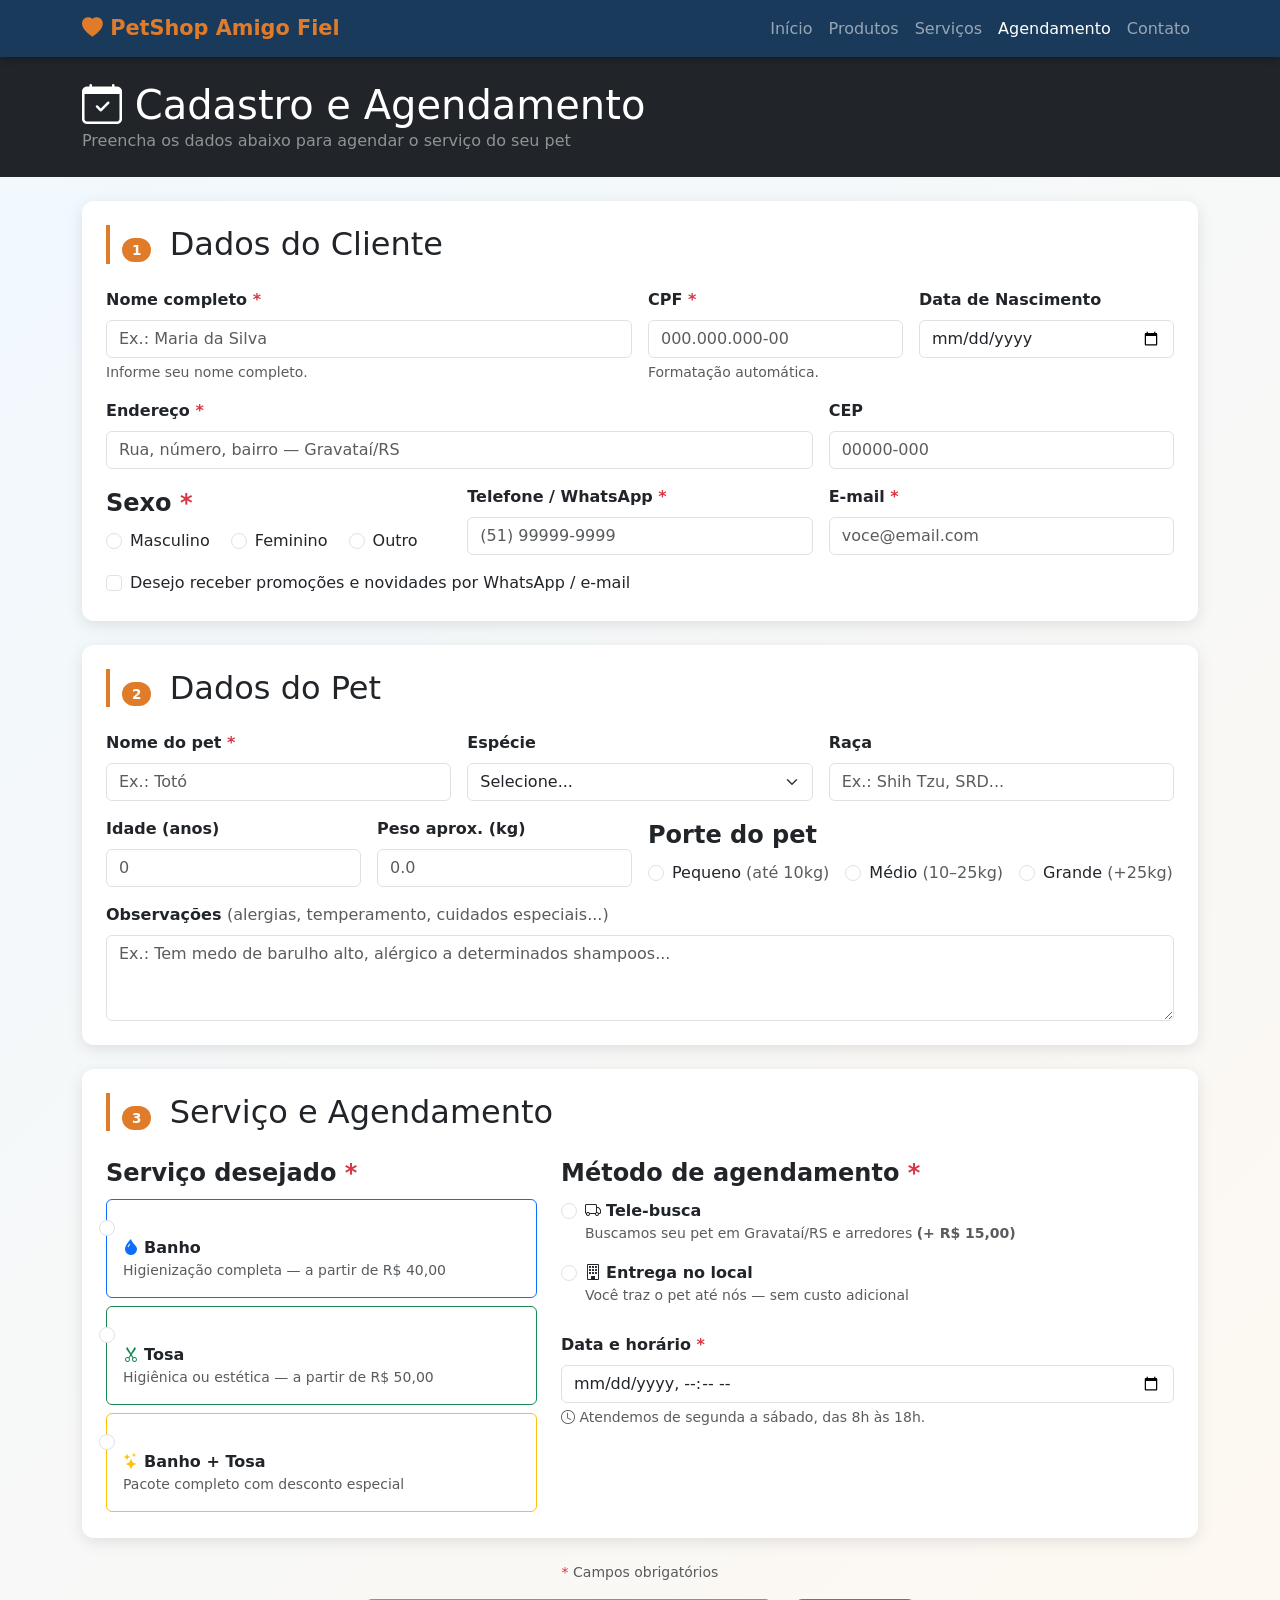
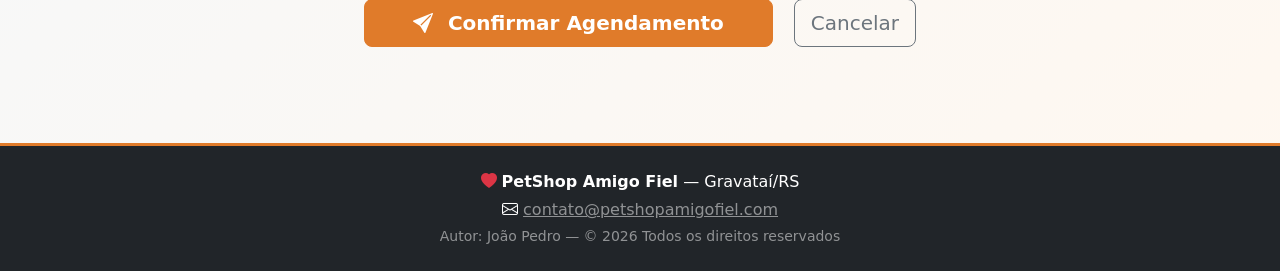
<file: cadastro.html>
<!DOCTYPE html>
<html lang="pt-BR">

<head>
  <meta charset="UTF-8">
  <meta name="viewport" content="width=device-width, initial-scale=1.0">
  <title>Agendamento - PetShop Amigo Fiel</title>
  <link href="https://cdn.jsdelivr.net/npm/bootstrap@5.3.0/dist/css/bootstrap.min.css" rel="stylesheet">
  <link href="https://cdn.jsdelivr.net/npm/bootstrap-icons@1.10.5/font/bootstrap-icons.css" rel="stylesheet">
  <link rel="stylesheet" href="style.css">
</head>

<body class="fundo-formulario">

  <!-- NAVBAR (igual em todas as páginas) -->
  <nav class="navbar navbar-expand-lg navbar-dark" id="navbar-principal"
       aria-label="Menu principal de navegação">
    <div class="container">
      <a class="navbar-brand" href="index.html">
        <i class="bi bi-heart-fill" aria-hidden="true"></i> PetShop Amigo Fiel
      </a>
      <button class="navbar-toggler" type="button"
              data-bs-toggle="collapse" data-bs-target="#menuNavbar"
              aria-controls="menuNavbar" aria-expanded="false"
              aria-label="Abrir ou fechar menu de navegação">
        <span class="navbar-toggler-icon"></span>
      </button>
      <div class="collapse navbar-collapse" id="menuNavbar">
        <ul class="navbar-nav ms-auto">
          <li class="nav-item"><a class="nav-link" href="index.html">Início</a></li>
          <li class="nav-item"><a class="nav-link" href="produtos.html">Produtos</a></li>
          <li class="nav-item"><a class="nav-link" href="servicos.html">Serviços</a></li>
          <li class="nav-item">
            <a class="nav-link active" aria-current="page" href="cadastro.html">Agendamento</a>
          </li>
          <li class="nav-item"><a class="nav-link" href="contato.html">Contato</a></li>
        </ul>
      </div>
    </div>
  </nav>

  <!-- CABEÇALHO DA PÁGINA -->
  <header class="bg-dark text-white py-4 mb-4">
    <div class="container">
      <h1 class="mb-0">
        <i class="bi bi-calendar-check" aria-hidden="true"></i>
        Cadastro e Agendamento
      </h1>
      <p class="mb-0 text-white-50">
        Preencha os dados abaixo para agendar o serviço do seu pet
      </p>
    </div>
  </header>

  <main class="container pb-5">

    <!--
      CAIXA DE FEEDBACK (mensagens de erro ou sucesso)
      Começa oculta (display:none) e é exibida pelo JavaScript.
      role="alert" + aria-live="assertive" → leitores de tela anunciam
      imediatamente quando esse conteúdo aparecer (acessibilidade).
    -->
    <div id="feedbackFormulario"
         role="alert"
         aria-live="assertive"
         style="display: none;">
    </div>


    <!-- ==================================================
         ETAPA 1 — DADOS DO CLIENTE
    ================================================== -->
    <section class="card border-0 sombra-card mb-4 p-4"
             aria-labelledby="titulo-cliente">

      <h2 id="titulo-cliente" class="titulo-secao">
        <span class="badge-etapa me-2">1</span>
        Dados do Cliente
      </h2>

      <div class="row g-3">

        <!-- Nome -->
        <div class="col-md-6">
          <label for="nomeCliente" class="form-label fw-semibold">
            Nome completo
            <!-- O asterisco vermelho indica campo obrigatório -->
            <span class="text-danger" aria-label="campo obrigatório">*</span>
          </label>
          <!--
            type="text"  → campo de texto livre
            placeholder  → texto de dica que some quando o usuário digita
            required     → campo obrigatório (o browser bloqueia envio se vazio)
            aria-describedby → vincula o campo à dica de ajuda abaixo (acessibilidade)
          -->
          <input type="text" class="form-control" id="nomeCliente"
                 placeholder="Ex.: Maria da Silva" required
                 aria-describedby="ajudaNome">
          <div id="ajudaNome" class="form-text">Informe seu nome completo.</div>
        </div>

        <!-- CPF -->
        <div class="col-md-3">
          <label for="cpfCliente" class="form-label fw-semibold">
            CPF <span class="text-danger" aria-label="campo obrigatório">*</span>
          </label>
          <!--
            oninput="formatarCPF(this)" → chama a função do script.js
            enquanto o usuário digita, formatando automáticamente
          -->
          <input type="text" class="form-control" id="cpfCliente"
                 placeholder="000.000.000-00" maxlength="14" required
                 oninput="formatarCPF(this)"
                 aria-describedby="ajudaCPF">
          <div id="ajudaCPF" class="form-text">Formatação automática.</div>
        </div>

        <!-- Data de Nascimento -->
        <div class="col-md-3">
          <label for="nascimentoCliente" class="form-label fw-semibold">
            Data de Nascimento
          </label>
          <!-- type="date" → exibe um calendário para selecionar a data -->
          <input type="date" class="form-control" id="nascimentoCliente">
        </div>

        <!-- Endereço -->
        <div class="col-md-8">
          <label for="enderecoCliente" class="form-label fw-semibold">
            Endereço <span class="text-danger" aria-label="campo obrigatório">*</span>
          </label>
          <input type="text" class="form-control" id="enderecoCliente"
                 placeholder="Rua, número, bairro — Gravataí/RS" required>
        </div>

        <!-- CEP -->
        <div class="col-md-4">
          <label for="cepCliente" class="form-label fw-semibold">CEP</label>
          <input type="text" class="form-control" id="cepCliente"
                 placeholder="00000-000" maxlength="9">
        </div>

        <!-- Sexo — radio buttons agrupados com fieldset/legend (acessibilidade) -->
        <div class="col-md-4">
          <!--
            <fieldset> agrupa campos relacionados logicamente.
            <legend> descreve o grupo para leitores de tela.
            É a forma correta de agrupar radio buttons!
          -->
          <fieldset>
            <legend class="form-label fw-semibold">
              Sexo <span class="text-danger" aria-label="campo obrigatório">*</span>
            </legend>
            <div class="form-check form-check-inline">
              <!--
                type="radio" → só uma opção pode ser selecionada por vez.
                Todos do mesmo grupo têm o mesmo name="sexoCliente".
                O id deve ser único; o for do <label> deve bater com o id do input.
              -->
              <input class="form-check-input" type="radio"
                     name="sexoCliente" id="sexoM" value="M" required>
              <label class="form-check-label" for="sexoM">Masculino</label>
            </div>
            <div class="form-check form-check-inline">
              <input class="form-check-input" type="radio"
                     name="sexoCliente" id="sexoF" value="F">
              <label class="form-check-label" for="sexoF">Feminino</label>
            </div>
            <div class="form-check form-check-inline">
              <input class="form-check-input" type="radio"
                     name="sexoCliente" id="sexoO" value="O">
              <label class="form-check-label" for="sexoO">Outro</label>
            </div>
          </fieldset>
        </div>

        <!-- Telefone -->
        <div class="col-md-4">
          <label for="telefoneCliente" class="form-label fw-semibold">
            Telefone / WhatsApp
            <span class="text-danger" aria-label="campo obrigatório">*</span>
          </label>
          <!--
            type="tel" → abre teclado numérico no celular
            oninput="formatarTelefone(this)" → máscara automática via JS
          -->
          <input type="tel" class="form-control" id="telefoneCliente"
                 placeholder="(51) 99999-9999" maxlength="15" required
                 oninput="formatarTelefone(this)">
        </div>

        <!-- E-mail -->
        <div class="col-md-4">
          <label for="emailCliente" class="form-label fw-semibold">
            E-mail <span class="text-danger" aria-label="campo obrigatório">*</span>
          </label>
          <!--
            type="email" → o browser valida automaticamente o formato nome@dominio.com
          -->
          <input type="email" class="form-control" id="emailCliente"
                 placeholder="voce@email.com" required>
        </div>

        <!-- Checkbox de comunicações -->
        <div class="col-12">
          <div class="form-check">
            <!--
              type="checkbox" → pode ser marcado/desmarcado independentemente.
              Diferente do radio: múltiplos podem ser marcados ao mesmo tempo.
            -->
            <input class="form-check-input" type="checkbox"
                   id="aceitaPromos" value="sim">
            <label class="form-check-label" for="aceitaPromos">
              Desejo receber promoções e novidades por WhatsApp / e-mail
            </label>
          </div>
        </div>

      </div><!-- fim .row dados cliente -->
    </section>


    <!-- ==================================================
         ETAPA 2 — DADOS DO PET
    ================================================== -->
    <section class="card border-0 sombra-card mb-4 p-4"
             aria-labelledby="titulo-pet">

      <h2 id="titulo-pet" class="titulo-secao">
        <span class="badge-etapa me-2">2</span>
        Dados do Pet
      </h2>

      <div class="row g-3">

        <!-- Nome do pet -->
        <div class="col-md-4">
          <label for="nomePet" class="form-label fw-semibold">
            Nome do pet
            <span class="text-danger" aria-label="campo obrigatório">*</span>
          </label>
          <input type="text" class="form-control" id="nomePet"
                 placeholder="Ex.: Totó" required>
        </div>

        <!-- Espécie — select (lista suspensa / dropdown) -->
        <div class="col-md-4">
          <label for="especiePet" class="form-label fw-semibold">Espécie</label>
          <!--
            <select> cria uma lista suspensa.
            Cada <option> é uma opção da lista.
            value="" indica a opção padrão (sem seleção).
          -->
          <select class="form-select" id="especiePet">
            <option value="">Selecione...</option>
            <option value="cachorro">🐶 Cachorro</option>
            <option value="gato">🐱 Gato</option>
            <option value="outro">🐾 Outro</option>
          </select>
        </div>

        <!-- Raça -->
        <div class="col-md-4">
          <label for="racaPet" class="form-label fw-semibold">Raça</label>
          <input type="text" class="form-control" id="racaPet"
                 placeholder="Ex.: Shih Tzu, SRD...">
        </div>

        <!-- Idade -->
        <div class="col-md-3">
          <label for="idadePet" class="form-label fw-semibold">Idade (anos)</label>
          <!--
            type="number" → só aceita números
            min/max → limita o intervalo permitido
          -->
          <input type="number" class="form-control" id="idadePet"
                 min="0" max="30" placeholder="0">
        </div>

        <!-- Peso -->
        <div class="col-md-3">
          <label for="pesoPet" class="form-label fw-semibold">Peso aprox. (kg)</label>
          <!-- step="0.5" → aceita valores com casa decimal (ex: 4.5kg) -->
          <input type="number" class="form-control" id="pesoPet"
                 min="0" max="120" step="0.5" placeholder="0.0">
        </div>

        <!-- Porte — radio buttons -->
        <div class="col-md-6">
          <fieldset>
            <legend class="form-label fw-semibold">Porte do pet</legend>
            <div class="d-flex gap-3 flex-wrap">
              <div class="form-check">
                <input class="form-check-input" type="radio"
                       name="portePet" id="portePequeno" value="pequeno">
                <label class="form-check-label" for="portePequeno">
                  Pequeno <span class="text-muted">(até 10kg)</span>
                </label>
              </div>
              <div class="form-check">
                <input class="form-check-input" type="radio"
                       name="portePet" id="porteMedio" value="medio">
                <label class="form-check-label" for="porteMedio">
                  Médio <span class="text-muted">(10–25kg)</span>
                </label>
              </div>
              <div class="form-check">
                <input class="form-check-input" type="radio"
                       name="portePet" id="porteGrande" value="grande">
                <label class="form-check-label" for="porteGrande">
                  Grande <span class="text-muted">(+25kg)</span>
                </label>
              </div>
            </div>
          </fieldset>
        </div>

        <!-- Observações -->
        <div class="col-12">
          <label for="obsPet" class="form-label fw-semibold">
            Observações
            <span class="text-muted fw-normal">(alergias, temperamento, cuidados especiais...)</span>
          </label>
          <!--
            <textarea> → campo de texto com múltiplas linhas
            rows="3"   → altura inicial de 3 linhas (o usuário pode arrastar para ampliar)
          -->
          <textarea class="form-control" id="obsPet" rows="3"
                    placeholder="Ex.: Tem medo de barulho alto, alérgico a determinados shampoos..."></textarea>
        </div>

      </div><!-- fim .row dados pet -->
    </section>


    <!-- ==================================================
         ETAPA 3 — SERVIÇO E AGENDAMENTO
    ================================================== -->
    <section class="card border-0 sombra-card mb-4 p-4"
             aria-labelledby="titulo-agendamento">

      <h2 id="titulo-agendamento" class="titulo-secao">
        <span class="badge-etapa me-2">3</span>
        Serviço e Agendamento
      </h2>

      <div class="row g-4">

        <!-- Escolha do serviço -->
        <div class="col-md-5">
          <fieldset>
            <legend class="form-label fw-semibold">
              Serviço desejado
              <span class="text-danger" aria-label="campo obrigatório">*</span>
            </legend>

            <!-- Card clicável: Banho -->
            <div class="form-check card p-3 mb-2 border-primary" style="cursor:pointer">
              <input class="form-check-input" type="radio"
                     name="servico" id="servBanho" value="banho" required>
              <label class="form-check-label w-100" for="servBanho" style="cursor:pointer">
                <i class="bi bi-droplet-fill text-primary" aria-hidden="true"></i>
                <strong> Banho</strong>
                <span class="d-block small text-muted">Higienização completa — a partir de R$ 40,00</span>
              </label>
            </div>

            <!-- Card clicável: Tosa -->
            <div class="form-check card p-3 mb-2 border-success" style="cursor:pointer">
              <input class="form-check-input" type="radio"
                     name="servico" id="servTosa" value="tosa">
              <label class="form-check-label w-100" for="servTosa" style="cursor:pointer">
                <i class="bi bi-scissors text-success" aria-hidden="true"></i>
                <strong> Tosa</strong>
                <span class="d-block small text-muted">Higiênica ou estética — a partir de R$ 50,00</span>
              </label>
            </div>

            <!-- Card clicável: Banho + Tosa -->
            <div class="form-check card p-3 border-warning" style="cursor:pointer">
              <input class="form-check-input" type="radio"
                     name="servico" id="servAmbos" value="banho-tosa">
              <label class="form-check-label w-100" for="servAmbos" style="cursor:pointer">
                <i class="bi bi-stars text-warning" aria-hidden="true"></i>
                <strong> Banho + Tosa</strong>
                <span class="d-block small text-muted">Pacote completo com desconto especial</span>
              </label>
            </div>

          </fieldset>
        </div>

        <!-- Método + data/hora -->
        <div class="col-md-7">

          <!-- Método de agendamento -->
          <fieldset class="mb-4">
            <legend class="form-label fw-semibold">
              Método de agendamento
              <span class="text-danger" aria-label="campo obrigatório">*</span>
            </legend>

            <div class="form-check mb-3">
              <!--
                onchange="alterarMetodo()" → chama a função JS que mostra/oculta
                o campo de endereço quando o usuário muda a seleção
              -->
              <input class="form-check-input" type="radio"
                     name="metodo" id="metTelebusca" value="telebusca" required
                     onchange="alterarMetodo()">
              <label class="form-check-label" for="metTelebusca">
                <i class="bi bi-truck" aria-hidden="true"></i>
                <strong> Tele-busca</strong>
                <span class="d-block small text-muted">
                  Buscamos seu pet em Gravataí/RS e arredores
                  <span class="fw-semibold">(+ R$ 15,00)</span>
                </span>
              </label>
            </div>

            <div class="form-check">
              <input class="form-check-input" type="radio"
                     name="metodo" id="metLocal" value="entrega-local"
                     onchange="alterarMetodo()">
              <label class="form-check-label" for="metLocal">
                <i class="bi bi-building" aria-hidden="true"></i>
                <strong> Entrega no local</strong>
                <span class="d-block small text-muted">
                  Você traz o pet até nós — sem custo adicional
                </span>
              </label>
            </div>
          </fieldset>

          <!--
            Campo de endereço de coleta — aparece só se o usuário escolher Tele-busca.
            style="display:none" → começa invisível.
            O JavaScript (alterarMetodo) muda para display:block quando necessário.
          -->
          <div id="enderecoTelebusca" style="display:none;" class="mb-4">
            <label for="enderecoColeta" class="form-label fw-semibold">
              Endereço para coleta
              <span class="text-danger" aria-label="campo obrigatório">*</span>
            </label>
            <input type="text" class="form-control" id="enderecoColeta"
                   placeholder="Rua, número, bairro, complemento — Gravataí/RS">
          </div>

          <!-- CALENDÁRIO — seleção de data e hora -->
          <div>
            <label for="dataAgendamento" class="form-label fw-semibold">
              Data e horário
              <span class="text-danger" aria-label="campo obrigatório">*</span>
            </label>
            <!--
              type="datetime-local" → exibe calendário + seletor de hora nativos do browser.
              O usuário não precisa digitar: só clicar e selecionar.
            -->
            <input type="datetime-local" class="form-control" id="dataAgendamento"
                   required aria-describedby="ajudaData">
            <div id="ajudaData" class="form-text">
              <i class="bi bi-clock" aria-hidden="true"></i>
              Atendemos de segunda a sábado, das 8h às 18h.
            </div>
          </div>

        </div><!-- fim col métodos -->

      </div><!-- fim .row agendamento -->
    </section>


    <!-- BOTÃO DE ENVIO -->
    <div class="text-center mt-2">
      <p class="text-muted small mb-3">
        <span class="text-danger">*</span> Campos obrigatórios
      </p>

      <!--
        type="button" → NÃO recarrega a página ao clicar (comportamento padrão de <form>)
        onclick="validarFormulario()" → chama nossa função de validação no script.js
      -->
      <button type="button" class="btn btn-laranja btn-lg px-5"
              onclick="validarFormulario()"
              aria-label="Confirmar agendamento">
        <i class="bi bi-send-fill me-2" aria-hidden="true"></i>
        Confirmar Agendamento
      </button>

      <a href="index.html" class="btn btn-outline-secondary btn-lg ms-3">
        Cancelar
      </a>
    </div>

  </main><!-- fim <main> -->


  <!-- RODAPÉ -->
  <footer class="bg-dark text-white text-center py-4 mt-5" role="contentinfo">
    <div class="container">
      <p class="mb-1">
        <i class="bi bi-heart-fill text-danger" aria-hidden="true"></i>
        <strong>PetShop Amigo Fiel</strong> — Gravataí/RS
      </p>
      <p class="mb-1">
        <i class="bi bi-envelope" aria-hidden="true"></i>
        <a href="mailto:contato@petshopamigofiel.com" class="text-white-50">
          contato@petshopamigofiel.com
        </a>
      </p>
      <p class="mb-0 text-white-50 small">
        Autor: João Pedro &mdash; &copy; 2026 Todos os direitos reservados
      </p>
    </div>
  </footer>

  <script src="https://cdn.jsdelivr.net/npm/bootstrap@5.3.0/dist/js/bootstrap.bundle.min.js"></script>
  <script src="script.js"></script>

</body>
</html>
</file>
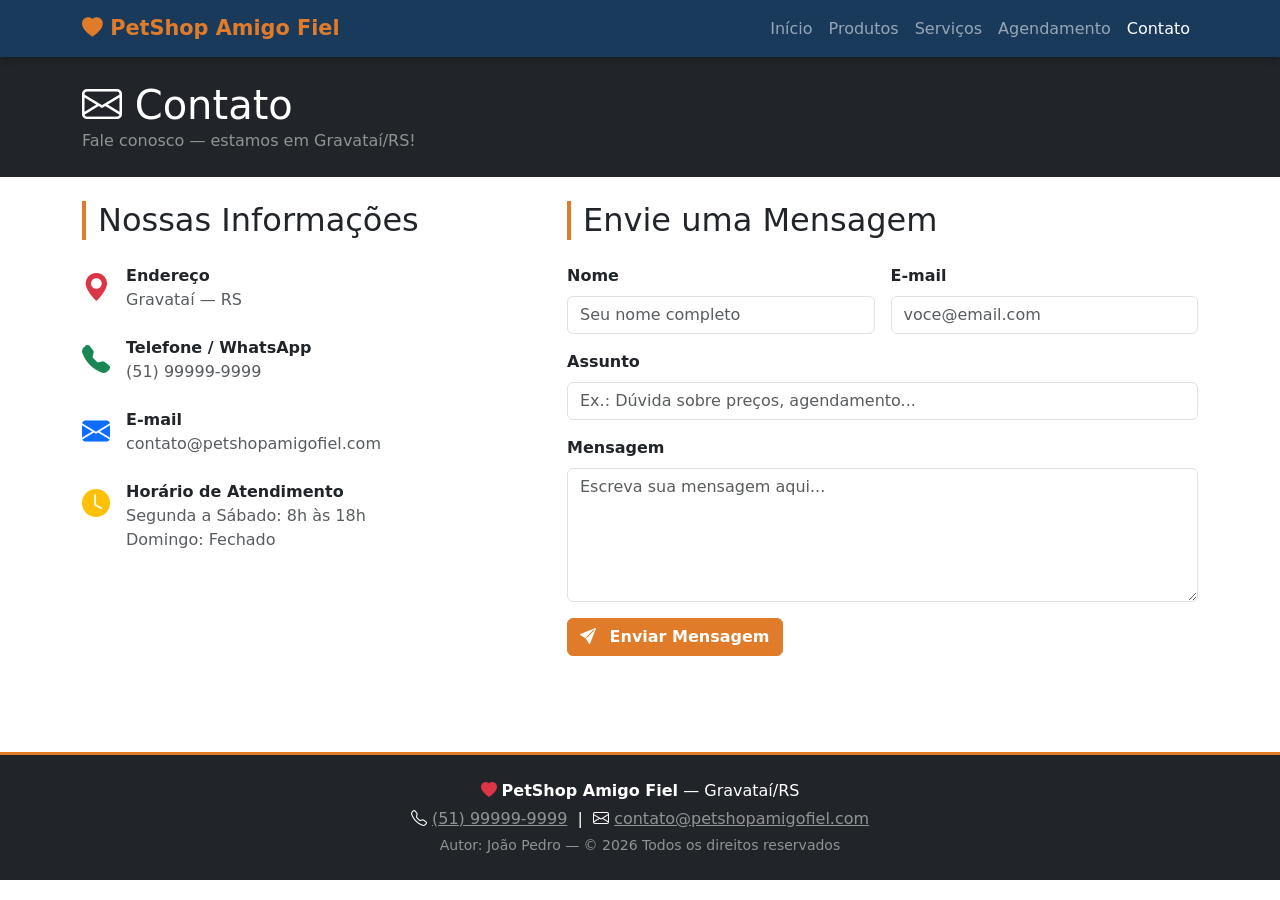
<file: contato.html>
<!DOCTYPE html>
<html lang="pt-BR">

<head>
  <meta charset="UTF-8">
  <meta name="viewport" content="width=device-width, initial-scale=1.0">
  <title>Contato - PetShop Amigo Fiel</title>
  <link href="https://cdn.jsdelivr.net/npm/bootstrap@5.3.0/dist/css/bootstrap.min.css" rel="stylesheet">
  <link href="https://cdn.jsdelivr.net/npm/bootstrap-icons@1.10.5/font/bootstrap-icons.css" rel="stylesheet">
  <link rel="stylesheet" href="style.css">
</head>

<body>

  <!-- NAVBAR -->
  <nav class="navbar navbar-expand-lg navbar-dark" id="navbar-principal"
       aria-label="Menu principal de navegação">
    <div class="container">
      <a class="navbar-brand" href="index.html">
        <i class="bi bi-heart-fill" aria-hidden="true"></i> PetShop Amigo Fiel
      </a>
      <button class="navbar-toggler" type="button"
              data-bs-toggle="collapse" data-bs-target="#menuNavbar"
              aria-controls="menuNavbar" aria-expanded="false"
              aria-label="Abrir ou fechar menu de navegação">
        <span class="navbar-toggler-icon"></span>
      </button>
      <div class="collapse navbar-collapse" id="menuNavbar">
        <ul class="navbar-nav ms-auto">
          <li class="nav-item"><a class="nav-link" href="index.html">Início</a></li>
          <li class="nav-item"><a class="nav-link" href="produtos.html">Produtos</a></li>
          <li class="nav-item"><a class="nav-link" href="servicos.html">Serviços</a></li>
          <li class="nav-item"><a class="nav-link" href="cadastro.html">Agendamento</a></li>
          <li class="nav-item">
            <a class="nav-link active" aria-current="page" href="contato.html">Contato</a>
          </li>
        </ul>
      </div>
    </div>
  </nav>

  <!-- CABEÇALHO -->
  <header class="bg-dark text-white py-4 mb-4">
    <div class="container">
      <h1 class="mb-0">
        <i class="bi bi-envelope" aria-hidden="true"></i> Contato
      </h1>
      <p class="mb-0 text-white-50">Fale conosco — estamos em Gravataí/RS!</p>
    </div>
  </header>

  <main class="container pb-5">
    <div class="row g-5">

      <!-- INFORMAÇÕES DE CONTATO (preservadas da Fase 1) -->
      <div class="col-md-5">
        <h2 class="titulo-secao">Nossas Informações</h2>

        <ul class="list-unstyled">

          <li class="d-flex align-items-start mb-4">
            <i class="bi bi-geo-alt-fill text-danger fs-3 me-3 mt-1" aria-hidden="true"></i>
            <div>
              <strong>Endereço</strong><br>
              <span class="text-muted">Gravataí — RS</span>
            </div>
          </li>

          <li class="d-flex align-items-start mb-4">
            <i class="bi bi-telephone-fill text-success fs-3 me-3 mt-1" aria-hidden="true"></i>
            <div>
              <strong>Telefone / WhatsApp</strong><br>
              <!--
                href="tel:+5551999999999" → ao clicar no celular, abre o discador
                automaticamente com o número preenchido
              -->
              <a href="tel:+5551999999999" class="text-muted text-decoration-none">
                (51) 99999-9999
              </a>
            </div>
          </li>

          <li class="d-flex align-items-start mb-4">
            <i class="bi bi-envelope-fill text-primary fs-3 me-3 mt-1" aria-hidden="true"></i>
            <div>
              <strong>E-mail</strong><br>
              <!--
                href="mailto:..." → ao clicar, abre o programa de e-mail
                com o destinatário já preenchido
              -->
              <a href="mailto:contato@petshopamigofiel.com" class="text-muted text-decoration-none">
                contato@petshopamigofiel.com
              </a>
            </div>
          </li>

          <li class="d-flex align-items-start">
            <i class="bi bi-clock-fill text-warning fs-3 me-3 mt-1" aria-hidden="true"></i>
            <div>
              <strong>Horário de Atendimento</strong><br>
              <span class="text-muted">Segunda a Sábado: 8h às 18h</span><br>
              <span class="text-muted">Domingo: Fechado</span>
            </div>
          </li>

        </ul>
      </div>

      <!-- FORMULÁRIO DE CONTATO RÁPIDO -->
      <div class="col-md-7">
        <h2 class="titulo-secao">Envie uma Mensagem</h2>

        <div class="row g-3">

          <div class="col-md-6">
            <label for="contatoNome" class="form-label fw-semibold">Nome</label>
            <input type="text" class="form-control" id="contatoNome"
                   placeholder="Seu nome completo">
          </div>

          <div class="col-md-6">
            <label for="contatoEmail" class="form-label fw-semibold">E-mail</label>
            <input type="email" class="form-control" id="contatoEmail"
                   placeholder="voce@email.com">
          </div>

          <div class="col-12">
            <label for="contatoAssunto" class="form-label fw-semibold">Assunto</label>
            <input type="text" class="form-control" id="contatoAssunto"
                   placeholder="Ex.: Dúvida sobre preços, agendamento...">
          </div>

          <div class="col-12">
            <label for="contatoMensagem" class="form-label fw-semibold">Mensagem</label>
            <textarea class="form-control" id="contatoMensagem" rows="5"
                      placeholder="Escreva sua mensagem aqui..."></textarea>
          </div>

          <div class="col-12">
            <!--
              alert() → função JavaScript nativa do browser que exibe um pop-up de aviso.
              Aqui simula o envio da mensagem (num projeto real, enviaria para um servidor).
            -->
            <button type="button" class="btn btn-laranja"
                    onclick="alert('✅ Mensagem enviada! Em breve entraremos em contato.')">
              <i class="bi bi-send-fill me-2" aria-hidden="true"></i>
              Enviar Mensagem
            </button>
          </div>

        </div>
      </div>

    </div>
  </main>

  <!-- RODAPÉ -->
  <footer class="bg-dark text-white text-center py-4 mt-5" role="contentinfo">
    <div class="container">
      <p class="mb-1">
        <i class="bi bi-heart-fill text-danger" aria-hidden="true"></i>
        <strong>PetShop Amigo Fiel</strong> — Gravataí/RS
      </p>
      <p class="mb-1">
        <i class="bi bi-telephone" aria-hidden="true"></i>
        <a href="tel:+5551999999999" class="text-white-50">(51) 99999-9999</a>
        &nbsp;|&nbsp;
        <i class="bi bi-envelope" aria-hidden="true"></i>
        <a href="mailto:contato@petshopamigofiel.com" class="text-white-50">
          contato@petshopamigofiel.com
        </a>
      </p>
      <p class="mb-0 text-white-50 small">
        Autor: João Pedro &mdash; &copy; 2026 Todos os direitos reservados
      </p>
    </div>
  </footer>

  <script src="https://cdn.jsdelivr.net/npm/bootstrap@5.3.0/dist/js/bootstrap.bundle.min.js"></script>
  <script src="script.js"></script>

</body>
</html>
</footer>

</body>

</html>
</file>
<file: style.css>
/* ============================================================
   style.css — PetShop Amigo Fiel
   Estilos personalizados que completam o Bootstrap.

   DICA: O CSS é lido de cima para baixo.
         Regras mais abaixo sobrescrevem as de cima.
============================================================ */


/* ------------------------------------------------------------
   VARIÁVEIS CSS (custom properties)
   Definimos as cores principais uma única vez aqui.
   Para trocar a cor do site basta mudar esses valores!
------------------------------------------------------------ */
:root {
  --cor-primaria:   #e07b2a;  /* laranja — cor principal do site */
  --cor-nav:        #1a3a5c;  /* azul escuro da navbar */
  --cor-texto:      #343a40;  /* cinza escuro para textos */
}


/* ------------------------------------------------------------
   NAVBAR
------------------------------------------------------------ */
#navbar-principal {
  background-color: var(--cor-nav);

  /* box-shadow: adiciona sombra embaixo da navbar */
  box-shadow: 0 2px 8px rgba(0, 0, 0, 0.3);
}

/* Logo na navbar */
.navbar-brand {
  font-weight: 700;
  font-size: 1.3rem;
  color: var(--cor-primaria) !important; /* !important força a cor mesmo com Bootstrap */
}

/* Links da navbar mudam de cor ao passar o mouse */
.nav-link:hover {
  color: var(--cor-primaria) !important;
  transition: color 0.2s ease; /* transition: anima suavemente a mudança */
}


/* ------------------------------------------------------------
   CARROSSEL
------------------------------------------------------------ */
.carousel-item img {
  height: 480px;

  /* object-fit: cover → recorta a imagem para preencher sem distorcer */
  object-fit: cover;

  /* filter: brightness → escurece a imagem para o texto ficar legível */
  filter: brightness(0.70);
}

/* Ajuste de tamanho para celular */
@media (max-width: 576px) {
  /* @media → regra aplicada SOMENTE em telas com largura até 576px */
  .carousel-item img {
    height: 220px;
  }
}


/* ------------------------------------------------------------
   RELÓGIO AO VIVO
------------------------------------------------------------ */
#relogio {
  font-size: 0.95rem;
  color: #5a3e00;
}


/* ------------------------------------------------------------
   CARDS DE SERVIÇO / PRODUTO
------------------------------------------------------------ */
.sombra-card {
  box-shadow: 0 4px 16px rgba(0, 0, 0, 0.10);
  border-radius: 12px !important;

  /* transition: suaviza animações do hover abaixo */
  transition: transform 0.25s ease, box-shadow 0.25s ease;
}

/* Ao passar o mouse, o card "sobe" levemente */
.sombra-card:hover {
  transform: translateY(-6px);
  box-shadow: 0 12px 28px rgba(0, 0, 0, 0.16);
}

/* Ícones grandes dentro dos cards */
.icone-card {
  font-size: 2.8rem;
}


/* ------------------------------------------------------------
   COR DE DESTAQUE — classe reutilizável em qualquer elemento
------------------------------------------------------------ */
.cor-destaque {
  color: var(--cor-primaria);
}


/* ------------------------------------------------------------
   TÍTULOS DE SEÇÃO — barra laranja à esquerda
------------------------------------------------------------ */
.titulo-secao {
  border-left: 4px solid var(--cor-primaria);
  padding-left: 12px;
  margin-bottom: 1.5rem;
}


/* ------------------------------------------------------------
   BADGE DE ETAPA (ex: "1", "2", "3" no formulário)
------------------------------------------------------------ */
.badge-etapa {
  background-color: var(--cor-primaria);
  color: white;
  font-size: 0.85rem;
  padding: 4px 10px;
  border-radius: 20px;
  font-weight: 700;
}


/* ------------------------------------------------------------
   BOTÃO LARANJA PERSONALIZADO
   O Bootstrap não tem laranja nativo, então criamos.
------------------------------------------------------------ */
.btn-laranja {
  background-color: var(--cor-primaria);
  border-color: var(--cor-primaria);
  color: white;
  font-weight: 600;
}

.btn-laranja:hover {
  background-color: #c46820;
  border-color: #c46820;
  color: white;
}


/* ------------------------------------------------------------
   RODAPÉ
------------------------------------------------------------ */
footer {
  border-top: 3px solid var(--cor-primaria);
}


/* ------------------------------------------------------------
   ACESSIBILIDADE — foco visível para navegação por teclado
   Quando o usuário navega com Tab, o elemento focado
   ganha um contorno laranja bem visível.
------------------------------------------------------------ */
:focus-visible {
  outline: 3px solid var(--cor-primaria);
  outline-offset: 3px;
}


/* ------------------------------------------------------------
   FUNDO GRADIENTE DA PÁGINA DE CADASTRO
------------------------------------------------------------ */
.fundo-formulario {
  background: linear-gradient(135deg, #f0f8ff 0%, #fff8f0 100%);
  /* linear-gradient: cria um fundo com degradê suave entre dois tons */
  min-height: 100vh; /* ocupa pelo menos a altura inteira da tela */
}
</file>
